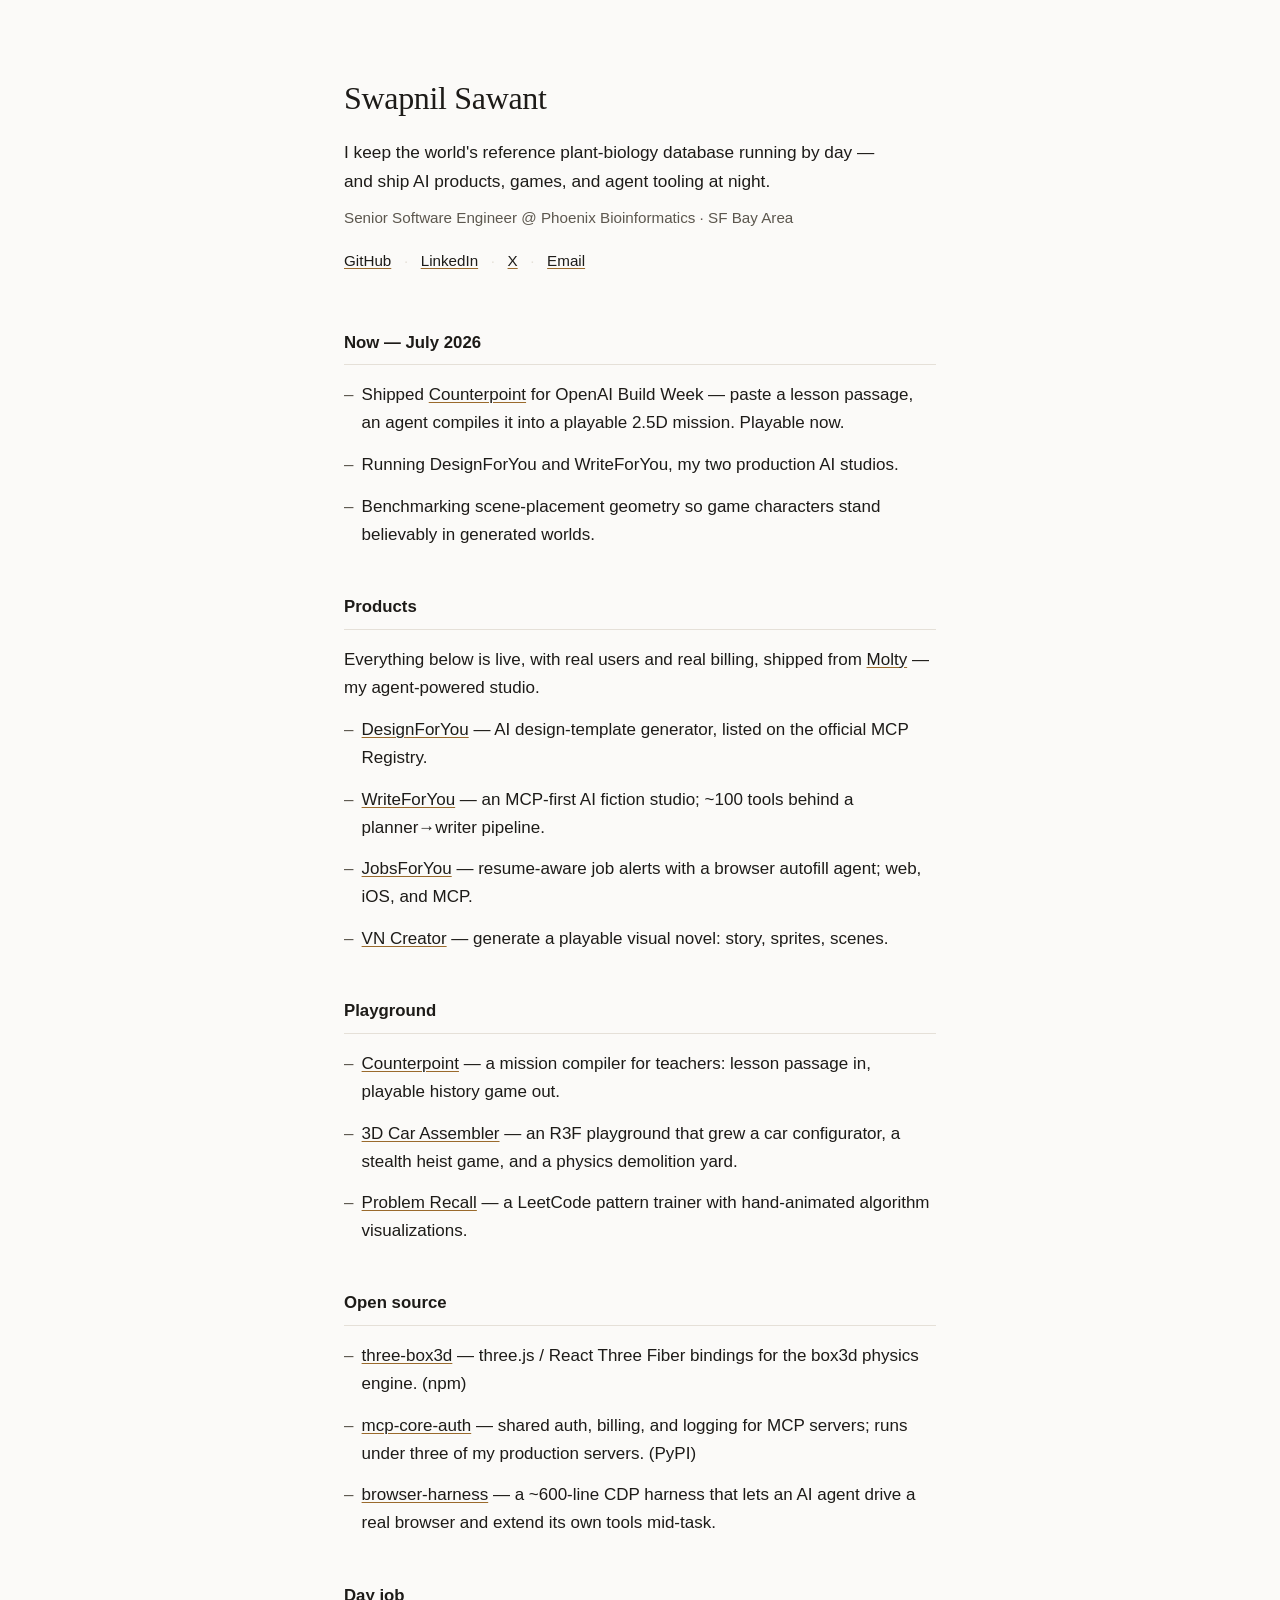
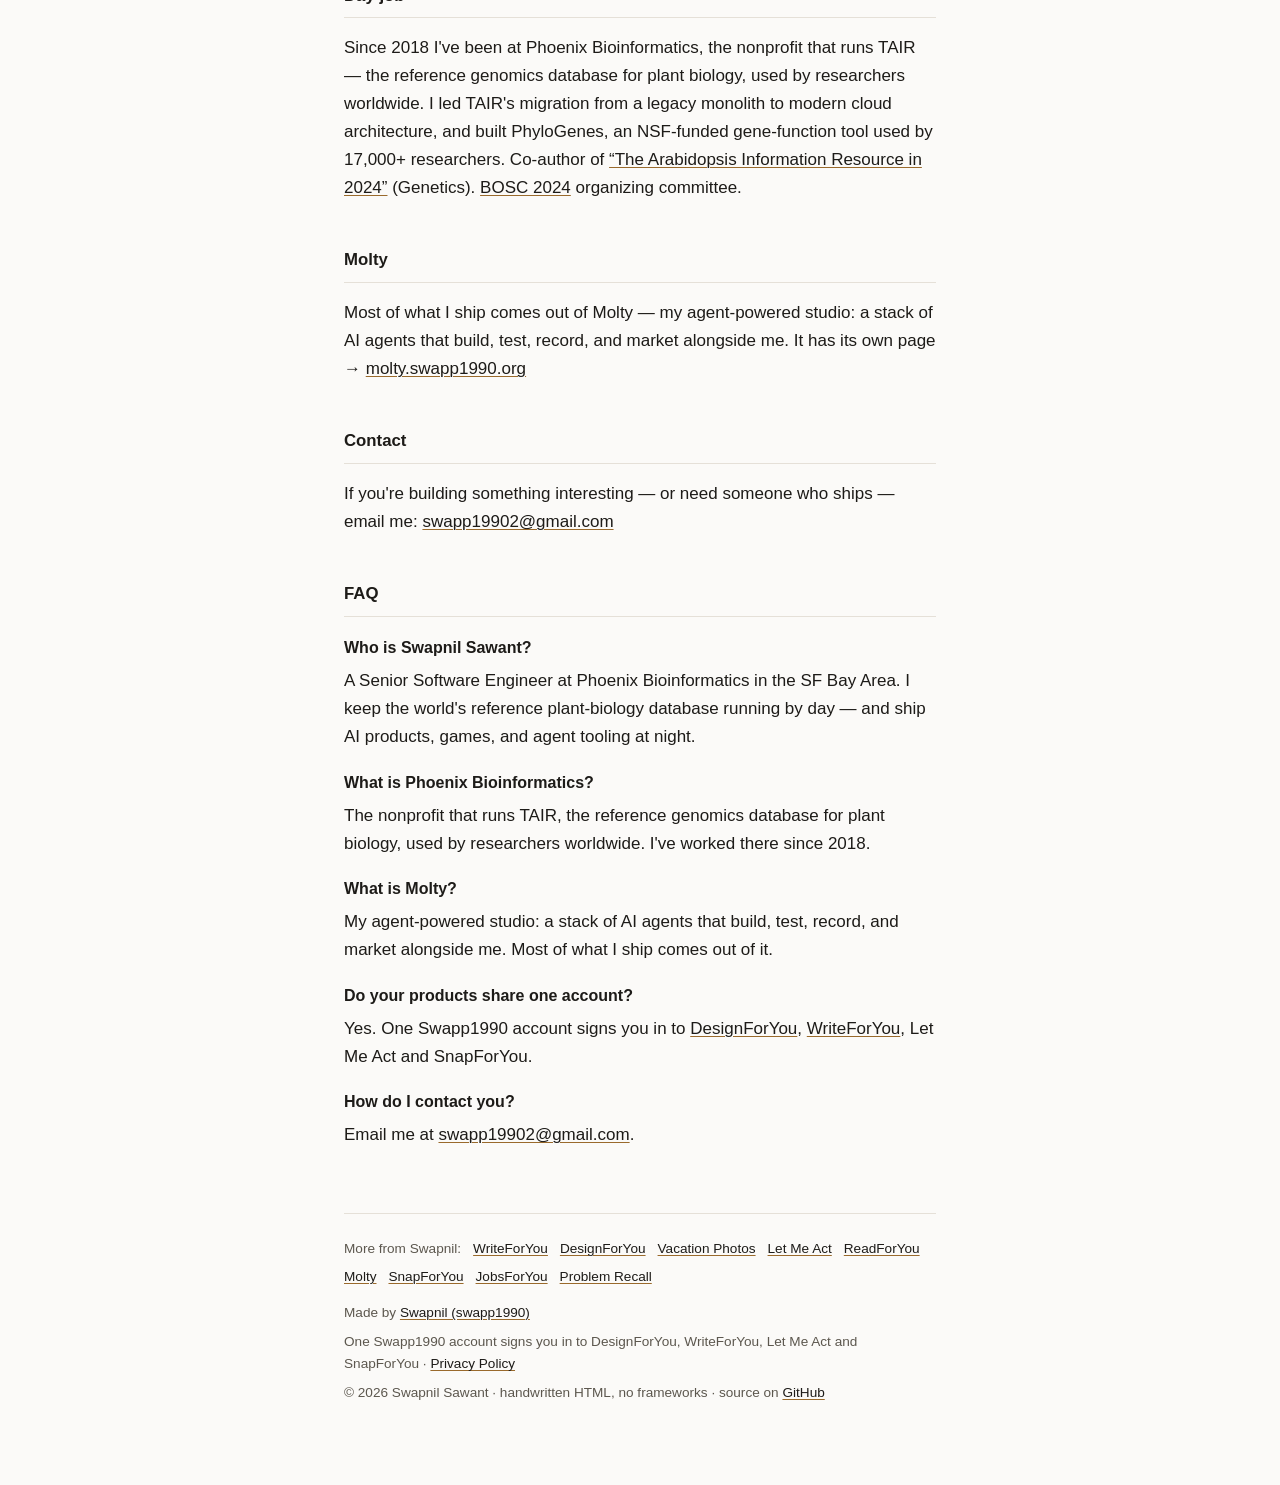
<file: index.html>
<!DOCTYPE html>
<html lang="en">
<head>
<meta charset="UTF-8">
<meta name="viewport" content="width=device-width, initial-scale=1">
<title>Swapnil Sawant</title>
<meta name="description" content="Swapnil Sawant — Senior Software Engineer at Phoenix Bioinformatics. Ships AI products, games, and agent tooling at night.">
<link rel="canonical" href="https://swapp1990.org/">
<link rel="icon" href="favicon.svg" type="image/svg+xml">
<link rel="stylesheet" href="style.css">
<script type="application/ld+json">
{"@context":"https://schema.org","@type":"Person","name":"Swapnil Sawant","alternateName":"swapp1990","url":"https://swapp1990.org/","jobTitle":"Senior Software Engineer","worksFor":{"@type":"Organization","name":"Phoenix Bioinformatics"},"homeLocation":{"@type":"Place","name":"SF Bay Area"},"sameAs":["https://github.com/swapp1990","https://linkedin.com/in/swapnil-sawant-b038b480","https://x.com/swapp19902"]}
</script>
<script type="application/ld+json">
{"@context":"https://schema.org","@type":"FAQPage","mainEntity":[{"@type":"Question","name":"Who is Swapnil Sawant?","acceptedAnswer":{"@type":"Answer","text":"A Senior Software Engineer at Phoenix Bioinformatics in the SF Bay Area. I keep the world's reference plant-biology database running by day — and ship AI products, games, and agent tooling at night."}},{"@type":"Question","name":"What is Phoenix Bioinformatics?","acceptedAnswer":{"@type":"Answer","text":"The nonprofit that runs TAIR, the reference genomics database for plant biology, used by researchers worldwide. I've worked there since 2018."}},{"@type":"Question","name":"What is Molty?","acceptedAnswer":{"@type":"Answer","text":"My agent-powered studio: a stack of AI agents that build, test, record, and market alongside me. Most of what I ship comes out of it."}},{"@type":"Question","name":"Do your products share one account?","acceptedAnswer":{"@type":"Answer","text":"Yes. One Swapp1990 account signs you in to DesignForYou, WriteForYou, Let Me Act and SnapForYou."}},{"@type":"Question","name":"How do I contact you?","acceptedAnswer":{"@type":"Answer","text":"Email me at swapp19902@gmail.com."}}]}
</script>
</head>
<body>
<div class="wrap">

<header>
  <h1>Swapnil Sawant</h1>
  <p class="tagline">I keep the world's reference plant-biology database running by day — and ship AI products, games, and agent tooling at night.</p>
  <p class="meta">Senior Software Engineer @ Phoenix Bioinformatics &middot; SF Bay Area</p>
  <nav class="links" aria-label="Profiles">
    <a href="https://github.com/swapp1990" target="_blank" rel="noopener">GitHub</a>
    <span class="sep">&middot;</span>
    <a href="https://linkedin.com/in/swapnil-sawant-b038b480" target="_blank" rel="noopener">LinkedIn</a>
    <span class="sep">&middot;</span>
    <a href="https://x.com/swapp19902" target="_blank" rel="noopener">X</a>
    <span class="sep">&middot;</span>
    <a href="mailto:swapp19902@gmail.com">Email</a>
  </nav>
</header>

<main>

<section id="now">
  <h2>Now — July 2026</h2>
  <ul>
    <li>Shipped <a href="https://cars.swapp1990.org/codex/" target="_blank" rel="noopener">Counterpoint</a> for OpenAI Build Week — paste a lesson passage, an agent compiles it into a playable 2.5D mission. Playable now.</li>
    <li>Running DesignForYou and WriteForYou, my two production AI studios.</li>
    <li>Benchmarking scene-placement geometry so game characters stand believably in generated worlds.</li>
  </ul>
</section>

<section id="products">
  <h2>Products</h2>
  <p>Everything below is live, with real users and real billing, shipped from <a href="https://molty.swapp1990.org" target="_blank" rel="noopener">Molty</a> — my agent-powered studio.</p>
  <ul>
    <li><a href="https://designforyou.swapp1990.org" target="_blank" rel="noopener">DesignForYou</a> — AI design-template generator, listed on the official MCP Registry.</li>
    <li><a href="https://writer.swapp1990.org" target="_blank" rel="noopener">WriteForYou</a> — an MCP-first AI fiction studio; ~100 tools behind a planner&rarr;writer pipeline.</li>
    <li><a href="https://jobalerts.swapp1990.org" target="_blank" rel="noopener">JobsForYou</a> — resume-aware job alerts with a browser autofill agent; web, iOS, and MCP.</li>
    <li><a href="https://vncreator.swapp1990.org" target="_blank" rel="noopener">VN Creator</a> — generate a playable visual novel: story, sprites, scenes.</li>
  </ul>
</section>

<section id="playground">
  <h2>Playground</h2>
  <ul>
    <li><a href="https://cars.swapp1990.org/codex/" target="_blank" rel="noopener">Counterpoint</a> — a mission compiler for teachers: lesson passage in, playable history game out.</li>
    <li><a href="https://cars.swapp1990.org" target="_blank" rel="noopener">3D Car Assembler</a> — an R3F playground that grew a car configurator, a stealth heist game, and a physics demolition yard.</li>
    <li><a href="https://leetcode.swapp1990.org" target="_blank" rel="noopener">Problem Recall</a> — a LeetCode pattern trainer with hand-animated algorithm visualizations.</li>
  </ul>
</section>

<section id="open-source">
  <h2>Open source</h2>
  <ul>
    <li><a href="https://www.npmjs.com/package/three-box3d" target="_blank" rel="noopener">three-box3d</a> — three.js / React Three Fiber bindings for the box3d physics engine. (npm)</li>
    <li><a href="https://pypi.org/project/mcp-core-auth/" target="_blank" rel="noopener">mcp-core-auth</a> — shared auth, billing, and logging for MCP servers; runs under three of my production servers. (PyPI)</li>
    <li><a href="https://github.com/swapp1990/browser-harness" target="_blank" rel="noopener">browser-harness</a> — a ~600-line CDP harness that lets an AI agent drive a real browser and extend its own tools mid-task.</li>
  </ul>
</section>

<section id="day-job">
  <h2>Day job</h2>
  <p>Since 2018 I've been at Phoenix Bioinformatics, the nonprofit that runs TAIR — the reference genomics database for plant biology, used by researchers worldwide. I led TAIR's migration from a legacy monolith to modern cloud architecture, and built PhyloGenes, an NSF-funded gene-function tool used by 17,000+ researchers. Co-author of <a href="https://pmc.ncbi.nlm.nih.gov/articles/PMC11075553/" target="_blank" rel="noopener">&ldquo;The Arabidopsis Information Resource in 2024&rdquo;</a> (Genetics). <a href="https://www.open-bio.org/events/bosc-2024/" target="_blank" rel="noopener">BOSC 2024</a> organizing committee.</p>
</section>

<section id="molty">
  <h2>Molty</h2>
  <p>Most of what I ship comes out of Molty — my agent-powered studio: a stack of AI agents that build, test, record, and market alongside me. It has its own page &rarr; <a href="https://molty.swapp1990.org" target="_blank" rel="noopener">molty.swapp1990.org</a></p>
</section>

<section id="contact">
  <h2>Contact</h2>
  <p>If you're building something interesting &mdash; or need someone who ships &mdash; email me: <a href="mailto:swapp19902@gmail.com">swapp19902@gmail.com</a></p>
</section>

<section id="faq">
  <h2>FAQ</h2>
  <h3>Who is Swapnil Sawant?</h3>
  <p>A Senior Software Engineer at Phoenix Bioinformatics in the SF Bay Area. I keep the world's reference plant-biology database running by day — and ship AI products, games, and agent tooling at night.</p>
  <h3>What is Phoenix Bioinformatics?</h3>
  <p>The nonprofit that runs TAIR, the reference genomics database for plant biology, used by researchers worldwide. I've worked there since 2018.</p>
  <h3>What is Molty?</h3>
  <p>My agent-powered studio: a stack of AI agents that build, test, record, and market alongside me. Most of what I ship comes out of it.</p>
  <h3>Do your products share one account?</h3>
  <p>Yes. One Swapp1990 account signs you in to <a href="https://designforyou.swapp1990.org" target="_blank" rel="noopener">DesignForYou</a>, <a href="https://writer.swapp1990.org" target="_blank" rel="noopener">WriteForYou</a>, Let Me Act and SnapForYou.</p>
  <h3>How do I contact you?</h3>
  <p>Email me at <a href="mailto:swapp19902@gmail.com">swapp19902@gmail.com</a>.</p>
</section>

</main>

<footer>
  <nav class="sister-sites" aria-label="More from Swapnil">
    <span>More from Swapnil:</span>
    <a href="https://writer.swapp1990.org/">WriteForYou</a>
    <a href="https://designforyou.swapp1990.org/">DesignForYou</a>
    <a href="https://vacationphotos.swapp1990.org/">Vacation Photos</a>
    <a href="https://actforyou.swapp1990.org/">Let Me Act</a>
    <a href="https://readforyou.swapp1990.org/">ReadForYou</a>
    <a href="https://molty.swapp1990.org/">Molty</a>
    <a href="https://snapforyou.swapp1990.org/">SnapForYou</a>
    <a href="https://jobalerts.swapp1990.org/">JobsForYou</a>
    <a href="https://leetcode.swapp1990.org/">Problem Recall</a>
  </nav>
  <p>Made by <a href="https://swapp1990.org/">Swapnil (swapp1990)</a></p>
  <p>One Swapp1990 account signs you in to DesignForYou, WriteForYou, Let Me Act and SnapForYou &middot; <a href="/privacy/">Privacy Policy</a></p>
  <p>&copy; 2026 Swapnil Sawant &middot; handwritten HTML, no frameworks &middot; source on <a href="https://github.com/swapp1990/swapp1990-site" target="_blank" rel="noopener">GitHub</a></p>
</footer>

</div>
<!--
  SwapAnalytics beacon (page_view + product_click).
  Twin copies live in:
    - moltbot-web/landing/index.html  (appId molty)
    - impressions-agency/mcp-server/article_render.py  (molty blog pages)
    - swapp1990-site/index.html  (this file, appId swapp1990)
  Endpoint: https://analytics.swapp1990.org/api/events
-->
<script>
(function () {
  var ENDPOINT = 'https://analytics.swapp1990.org/api/events';
  var APP_ID = 'swapp1990';
  var PROD_HOST = 'swapp1990.org';
  var DEVICE_KEY = 'swapanalytics_device_id';

  function uuid() {
    try {
      if (typeof crypto !== 'undefined' && typeof crypto.randomUUID === 'function') {
        return crypto.randomUUID();
      }
    } catch (e) {}
    return 'xxxxxxxx-xxxx-4xxx-yxxx-xxxxxxxxxxxx'.replace(/[xy]/g, function (c) {
      var r = (Math.random() * 16) | 0;
      var v = c === 'x' ? r : (r & 0x3) | 0x8;
      return v.toString(16);
    });
  }

  function getDeviceId() {
    try {
      var id = localStorage.getItem(DEVICE_KEY);
      if (!id) {
        id = uuid();
        localStorage.setItem(DEVICE_KEY, id);
      }
      return id;
    } catch (e) {
      return uuid();
    }
  }

  function environment() {
    try {
      // Preview/local/file:// report "development" so they never inflate the
      // production snapshot (agency daily task counts production only).
      return location.hostname === PROD_HOST ? 'production' : 'development';
    } catch (e) {
      return 'development';
    }
  }

  function utmMeta() {
    var out = {};
    try {
      var params = new URLSearchParams(location.search);
      ['utm_source', 'utm_medium', 'utm_campaign', 'utm_content'].forEach(function (k) {
        var v = params.get(k);
        if (v) out[k] = v;
      });
    } catch (e) {}
    return out;
  }

  function send(eventName, metadata) {
    try {
      var payload = {
        appId: APP_ID,
        eventName: eventName,
        environment: environment(),
        metadata: metadata || {},
        deviceId: getDeviceId()
      };
      var body = JSON.stringify(payload);
      if (typeof navigator !== 'undefined' && typeof navigator.sendBeacon === 'function') {
        var blob = new Blob([body], { type: 'application/json' });
        if (navigator.sendBeacon(ENDPOINT, blob)) return;
      }
      if (typeof fetch === 'function') {
        fetch(ENDPOINT, {
          method: 'POST',
          headers: { 'Content-Type': 'application/json' },
          body: body,
          keepalive: true
        }).catch(function () {});
      }
    } catch (e) {
      /* analytics must never break the page */
    }
  }

  try {
    var meta = {
      path: location.pathname,
      referrer: document.referrer || null
    };
    var utm = utmMeta();
    for (var k in utm) {
      if (Object.prototype.hasOwnProperty.call(utm, k)) meta[k] = utm[k];
    }
    send('page_view', meta);
  } catch (e) {}

  try {
    document.addEventListener('click', function (ev) {
      try {
        var el = ev.target;
        while (el && el.tagName !== 'A') el = el.parentElement;
        if (!el || !el.href) return;
        var url;
        try { url = new URL(el.href, location.href); } catch (err) { return; }
        if (!url.hostname || url.hostname === location.hostname) return;
        if (url.protocol !== 'http:' && url.protocol !== 'https:') return;
        var text = (el.textContent || '').replace(/\s+/g, ' ').trim().slice(0, 60);
        send('product_click', {
          target_host: url.hostname,
          target_url: url.href,
          from_path: location.pathname,
          text: text
        });
      } catch (err) {}
    }, true);
  } catch (e) {}
})();
</script>
</body>
</html>
</file>
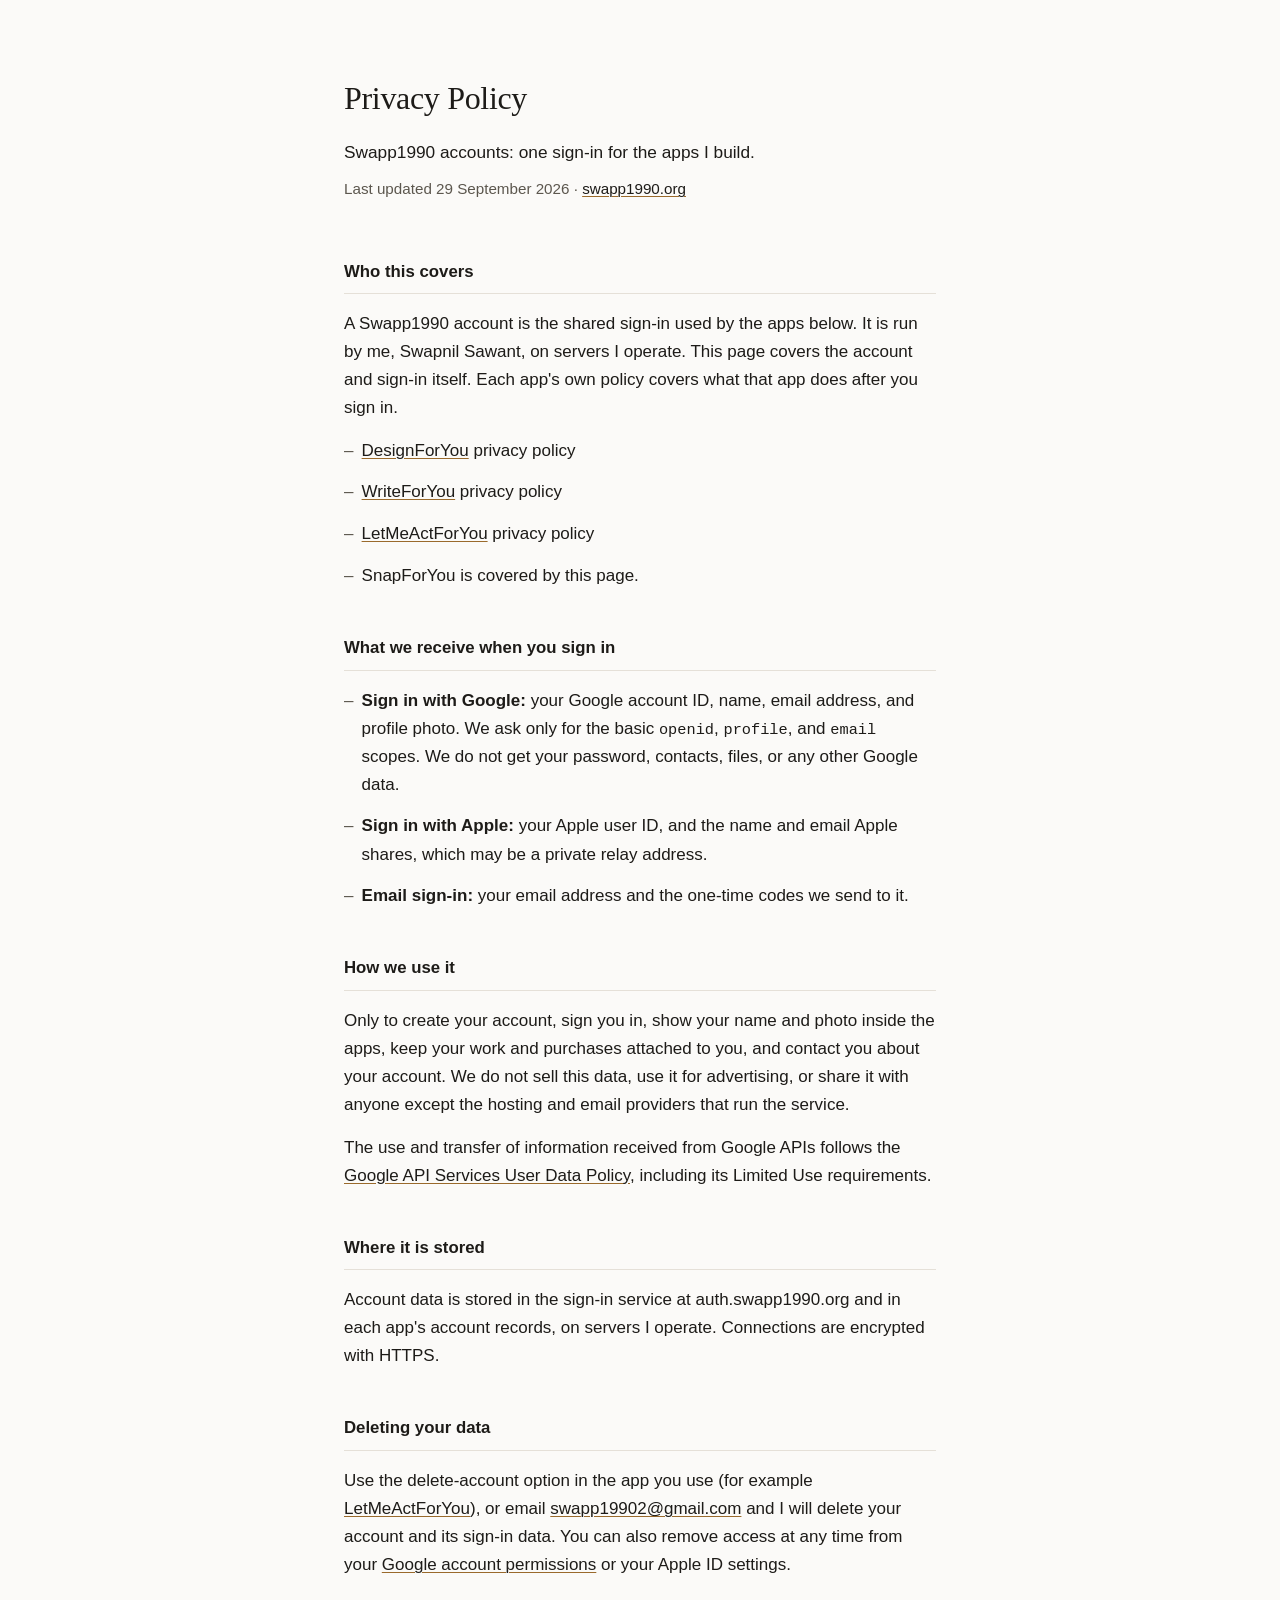
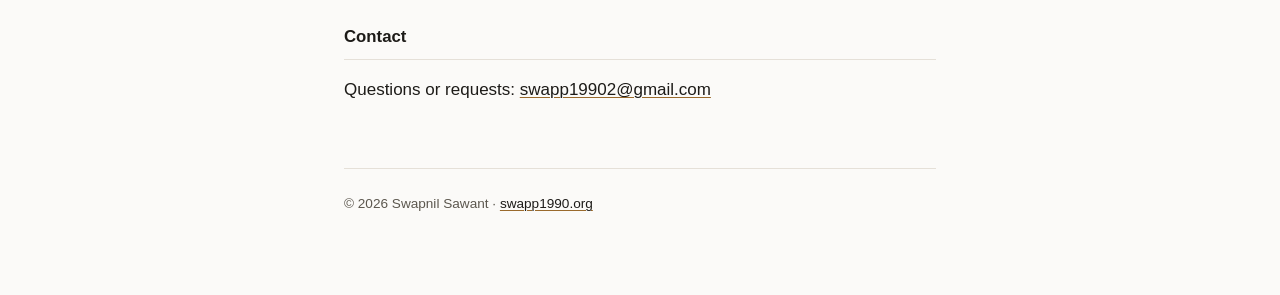
<file: privacy/index.html>
<!DOCTYPE html>
<html lang="en">
<head>
<meta charset="UTF-8">
<meta name="viewport" content="width=device-width, initial-scale=1">
<title>Privacy Policy — Swapp1990 accounts</title>
<meta name="description" content="How Swapp1990 accounts handle sign-in data from Google, Apple, and email for DesignForYou, WriteForYou, LetMeActForYou, and SnapForYou.">
<link rel="canonical" href="https://swapp1990.org/privacy/">
<link rel="icon" href="/favicon.svg" type="image/svg+xml">
<link rel="stylesheet" href="/style.css">
</head>
<body>
<div class="wrap">

<header>
  <h1>Privacy Policy</h1>
  <p class="tagline">Swapp1990 accounts: one sign-in for the apps I build.</p>
  <p class="meta">Last updated 29 September 2026 &middot; <a href="/">swapp1990.org</a></p>
</header>

<main>

<section id="who">
  <h2>Who this covers</h2>
  <p>
    A Swapp1990 account is the shared sign-in used by the apps below. It is run by me,
    Swapnil Sawant, on servers I operate. This page covers the account and sign-in itself.
    Each app's own policy covers what that app does after you sign in.
  </p>
  <ul>
    <li><a href="https://designforyou.swapp1990.org/privacy">DesignForYou</a> privacy policy</li>
    <li><a href="https://writer.swapp1990.org/privacy">WriteForYou</a> privacy policy</li>
    <li><a href="https://actforyou.swapp1990.org/privacy">LetMeActForYou</a> privacy policy</li>
    <li>SnapForYou is covered by this page.</li>
  </ul>
</section>

<section id="collect">
  <h2>What we receive when you sign in</h2>
  <ul>
    <li><strong>Sign in with Google:</strong> your Google account ID, name, email address, and profile photo. We ask only for the basic <code>openid</code>, <code>profile</code>, and <code>email</code> scopes. We do not get your password, contacts, files, or any other Google data.</li>
    <li><strong>Sign in with Apple:</strong> your Apple user ID, and the name and email Apple shares, which may be a private relay address.</li>
    <li><strong>Email sign-in:</strong> your email address and the one-time codes we send to it.</li>
  </ul>
</section>

<section id="use">
  <h2>How we use it</h2>
  <p>
    Only to create your account, sign you in, show your name and photo inside the apps,
    keep your work and purchases attached to you, and contact you about your account.
    We do not sell this data, use it for advertising, or share it with anyone except the
    hosting and email providers that run the service.
  </p>
  <p>
    The use and transfer of information received from Google APIs follows the
    <a href="https://developers.google.com/terms/api-services-user-data-policy" target="_blank" rel="noopener">Google API Services User Data Policy</a>,
    including its Limited Use requirements.
  </p>
</section>

<section id="storage">
  <h2>Where it is stored</h2>
  <p>
    Account data is stored in the sign-in service at auth.swapp1990.org and in each app's
    account records, on servers I operate. Connections are encrypted with HTTPS.
  </p>
</section>

<section id="delete">
  <h2>Deleting your data</h2>
  <p>
    Use the delete-account option in the app you use (for example
    <a href="https://actforyou.swapp1990.org/delete-account">LetMeActForYou</a>), or email
    <a href="mailto:swapp19902@gmail.com">swapp19902@gmail.com</a> and I will delete your
    account and its sign-in data. You can also remove access at any time from your
    <a href="https://myaccount.google.com/permissions" target="_blank" rel="noopener">Google account permissions</a>
    or your Apple ID settings.
  </p>
</section>

<section id="contact">
  <h2>Contact</h2>
  <p>Questions or requests: <a href="mailto:swapp19902@gmail.com">swapp19902@gmail.com</a></p>
</section>

</main>

<footer>
  <p>&copy; 2026 Swapnil Sawant &middot; <a href="/">swapp1990.org</a></p>
</footer>

</div>
</body>
</html>
</file>
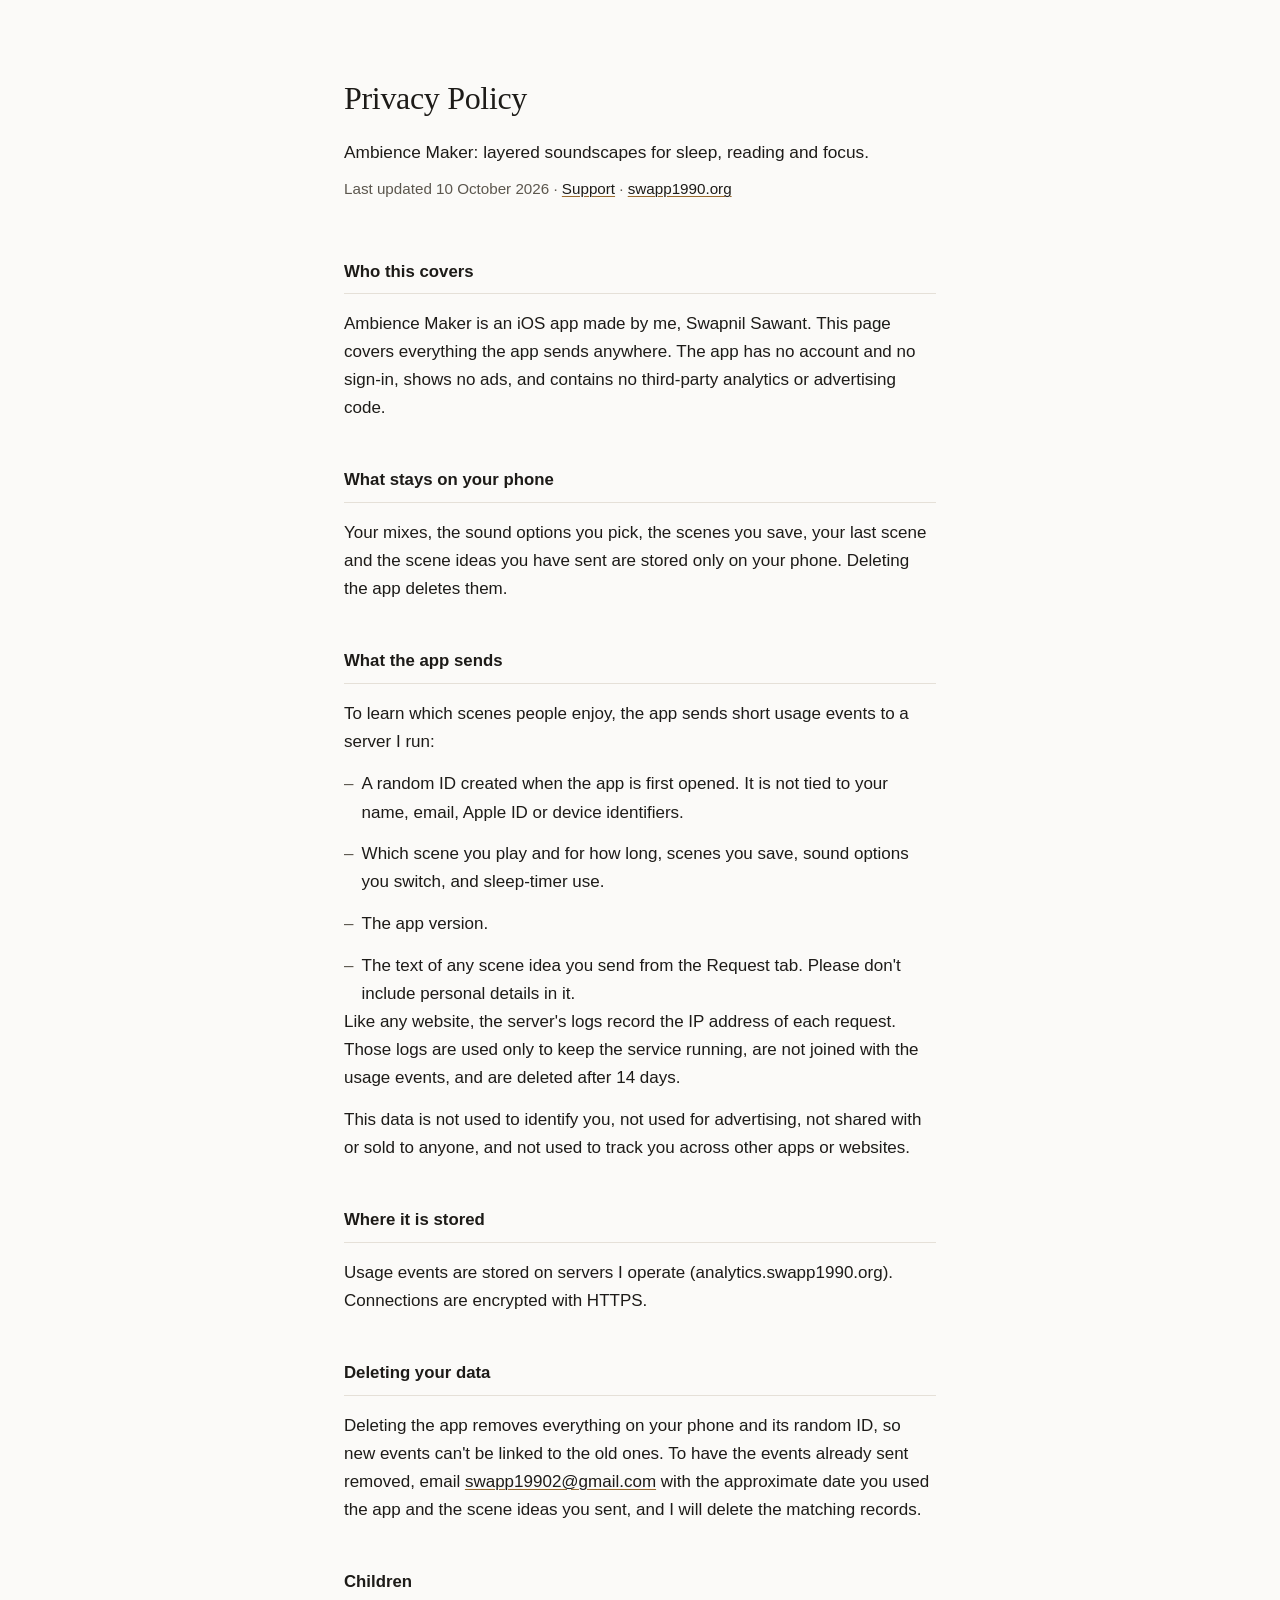
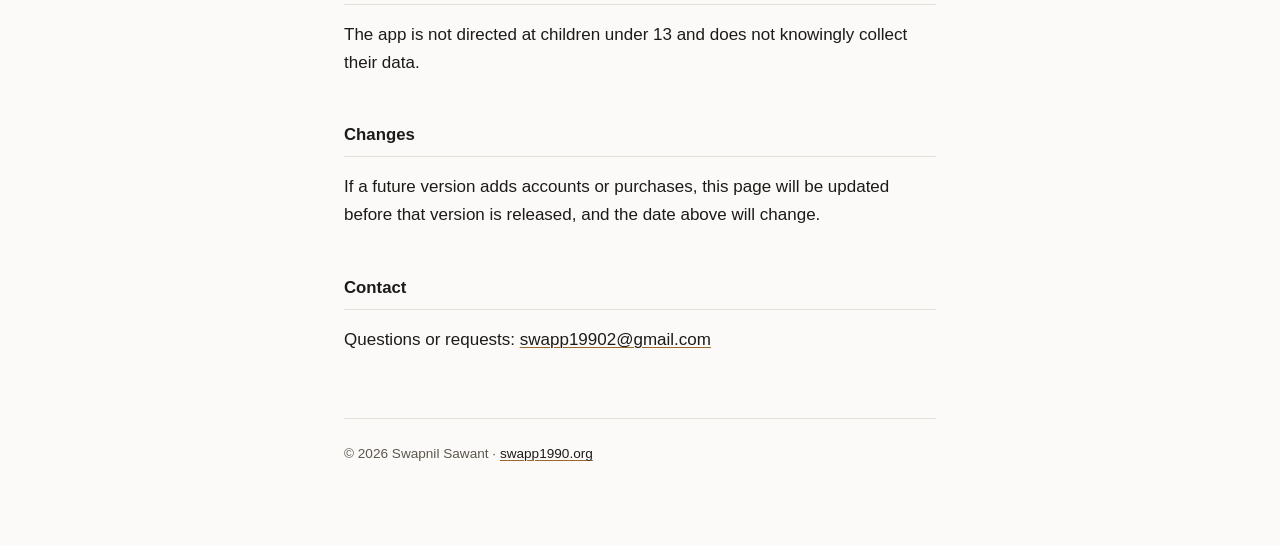
<file: ambience-maker/privacy/index.html>
<!DOCTYPE html>
<html lang="en">
<head>
<meta charset="UTF-8">
<meta name="viewport" content="width=device-width, initial-scale=1">
<title>Privacy Policy — Ambience Maker</title>
<meta name="description" content="What the Ambience Maker iOS app collects: anonymous usage events and the scene ideas you send. No account, no ads, no tracking.">
<link rel="canonical" href="https://swapp1990.org/ambience-maker/privacy/">
<link rel="icon" href="/favicon.svg" type="image/svg+xml">
<link rel="stylesheet" href="/style.css">
</head>
<body>
<div class="wrap">

<header>
  <h1>Privacy Policy</h1>
  <p class="tagline">Ambience Maker: layered soundscapes for sleep, reading and focus.</p>
  <p class="meta">Last updated 10 October 2026 &middot; <a href="/ambience-maker/support/">Support</a> &middot; <a href="/">swapp1990.org</a></p>
</header>

<main>

<section id="who">
  <h2>Who this covers</h2>
  <p>
    Ambience Maker is an iOS app made by me, Swapnil Sawant. This page covers everything the
    app sends anywhere. The app has no account and no sign-in, shows no ads, and contains no
    third-party analytics or advertising code.
  </p>
</section>

<section id="device">
  <h2>What stays on your phone</h2>
  <p>
    Your mixes, the sound options you pick, the scenes you save, your last scene and the
    scene ideas you have sent are stored only on your phone. Deleting the app deletes them.
  </p>
</section>

<section id="collect">
  <h2>What the app sends</h2>
  <p>To learn which scenes people enjoy, the app sends short usage events to a server I run:</p>
  <ul>
    <li>A random ID created when the app is first opened. It is not tied to your name, email, Apple ID or device identifiers.</li>
    <li>Which scene you play and for how long, scenes you save, sound options you switch, and sleep-timer use.</li>
    <li>The app version.</li>
    <li>The text of any scene idea you send from the Request tab. Please don't include personal details in it.</li>
  </ul>
  <p>
    Like any website, the server's logs record the IP address of each request. Those logs are
    used only to keep the service running, are not joined with the usage events, and are
    deleted after 14 days.
  </p>
  <p>
    This data is not used to identify you, not used for advertising, not shared with or sold to
    anyone, and not used to track you across other apps or websites.
  </p>
</section>

<section id="storage">
  <h2>Where it is stored</h2>
  <p>
    Usage events are stored on servers I operate (analytics.swapp1990.org). Connections are
    encrypted with HTTPS.
  </p>
</section>

<section id="delete">
  <h2>Deleting your data</h2>
  <p>
    Deleting the app removes everything on your phone and its random ID, so new events can't be
    linked to the old ones. To have the events already sent removed, email
    <a href="mailto:swapp19902@gmail.com">swapp19902@gmail.com</a> with the approximate date you
    used the app and the scene ideas you sent, and I will delete the matching records.
  </p>
</section>

<section id="children">
  <h2>Children</h2>
  <p>The app is not directed at children under 13 and does not knowingly collect their data.</p>
</section>

<section id="changes">
  <h2>Changes</h2>
  <p>
    If a future version adds accounts or purchases, this page will be updated before that
    version is released, and the date above will change.
  </p>
</section>

<section id="contact">
  <h2>Contact</h2>
  <p>Questions or requests: <a href="mailto:swapp19902@gmail.com">swapp19902@gmail.com</a></p>
</section>

</main>

<footer>
  <p>&copy; 2026 Swapnil Sawant &middot; <a href="/">swapp1990.org</a></p>
</footer>

</div>
</body>
</html>
</file>
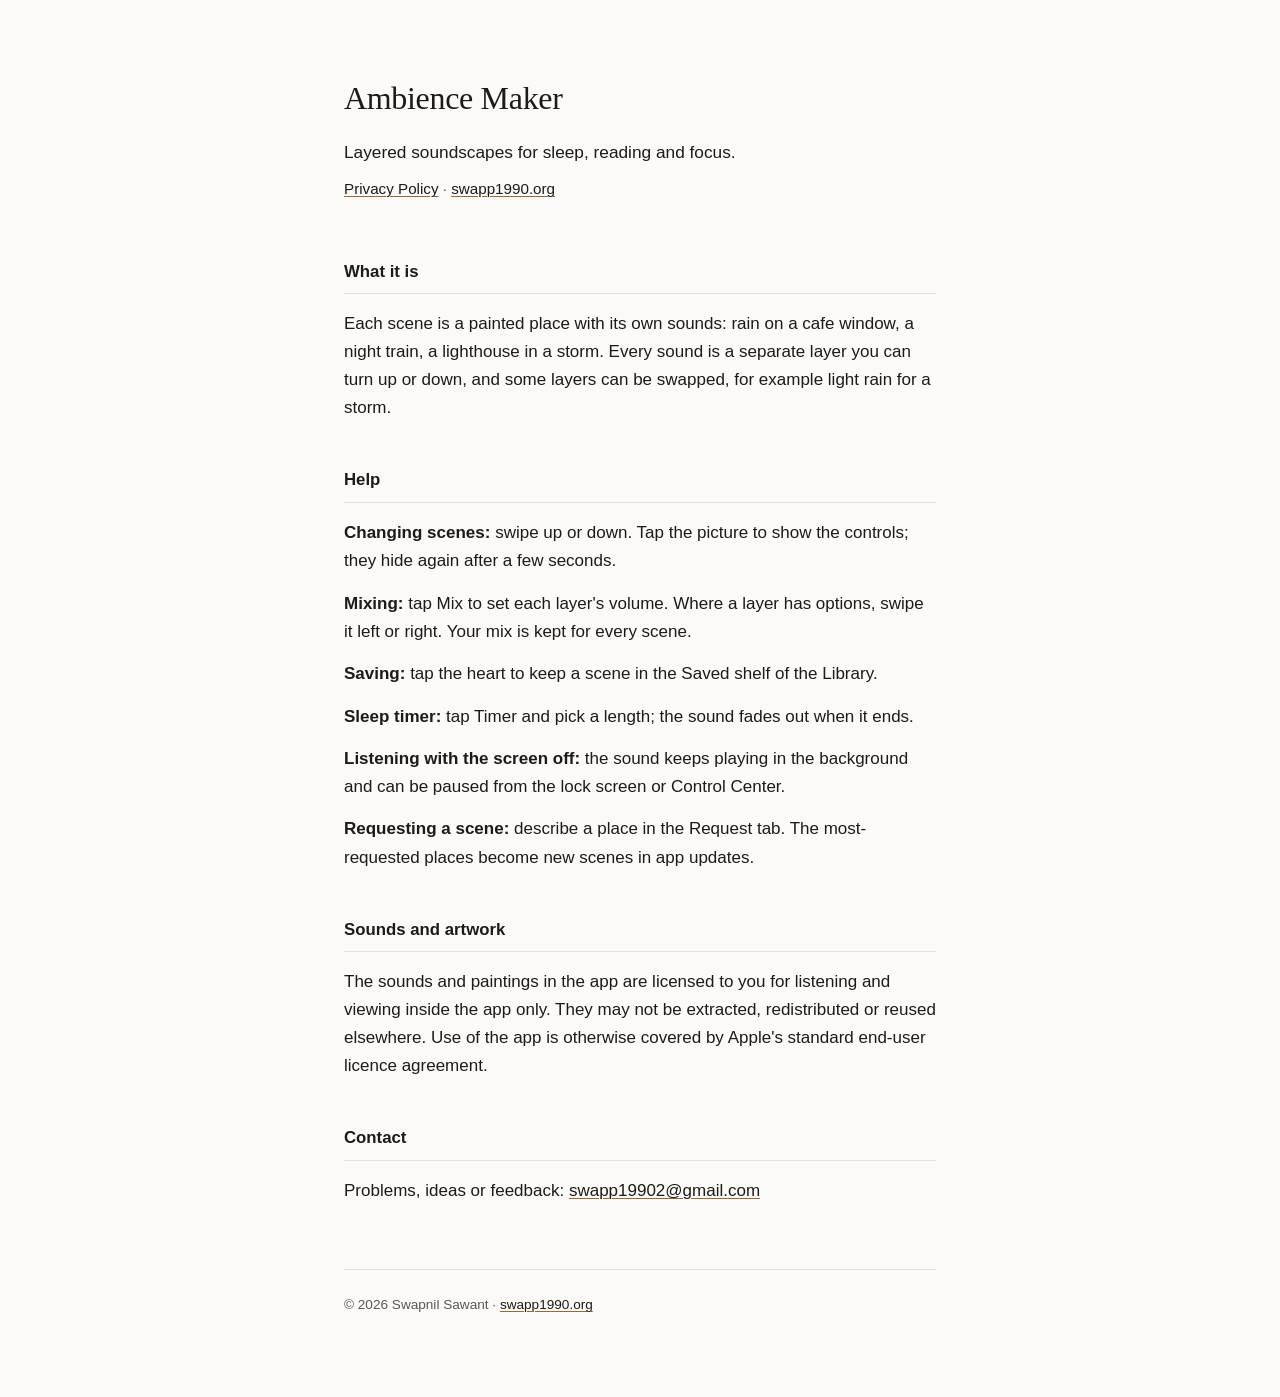
<file: ambience-maker/support/index.html>
<!DOCTYPE html>
<html lang="en">
<head>
<meta charset="UTF-8">
<meta name="viewport" content="width=device-width, initial-scale=1">
<title>Support — Ambience Maker</title>
<meta name="description" content="Help for Ambience Maker, the iOS app of layered soundscapes for sleep, reading and focus.">
<link rel="canonical" href="https://swapp1990.org/ambience-maker/support/">
<link rel="icon" href="/favicon.svg" type="image/svg+xml">
<link rel="stylesheet" href="/style.css">
</head>
<body>
<div class="wrap">

<header>
  <h1>Ambience Maker</h1>
  <p class="tagline">Layered soundscapes for sleep, reading and focus.</p>
  <p class="meta"><a href="/ambience-maker/privacy/">Privacy Policy</a> &middot; <a href="/">swapp1990.org</a></p>
</header>

<main>

<section id="about">
  <h2>What it is</h2>
  <p>
    Each scene is a painted place with its own sounds: rain on a cafe window, a night train,
    a lighthouse in a storm. Every sound is a separate layer you can turn up or down, and some
    layers can be swapped, for example light rain for a storm.
  </p>
</section>

<section id="help">
  <h2>Help</h2>
  <p><strong>Changing scenes:</strong> swipe up or down. Tap the picture to show the controls; they hide again after a few seconds.</p>
  <p><strong>Mixing:</strong> tap Mix to set each layer's volume. Where a layer has options, swipe it left or right. Your mix is kept for every scene.</p>
  <p><strong>Saving:</strong> tap the heart to keep a scene in the Saved shelf of the Library.</p>
  <p><strong>Sleep timer:</strong> tap Timer and pick a length; the sound fades out when it ends.</p>
  <p><strong>Listening with the screen off:</strong> the sound keeps playing in the background and can be paused from the lock screen or Control Center.</p>
  <p><strong>Requesting a scene:</strong> describe a place in the Request tab. The most-requested places become new scenes in app updates.</p>
</section>

<section id="terms">
  <h2>Sounds and artwork</h2>
  <p>
    The sounds and paintings in the app are licensed to you for listening and viewing inside
    the app only. They may not be extracted, redistributed or reused elsewhere. Use of the app
    is otherwise covered by Apple's standard end-user licence agreement.
  </p>
</section>

<section id="contact">
  <h2>Contact</h2>
  <p>Problems, ideas or feedback: <a href="mailto:swapp19902@gmail.com">swapp19902@gmail.com</a></p>
</section>

</main>

<footer>
  <p>&copy; 2026 Swapnil Sawant &middot; <a href="/">swapp1990.org</a></p>
</footer>

</div>
</body>
</html>
</file>
<file: style.css>
:root {
  --bg: #fbfaf8;
  --fg: #1d1b18;
  --fg-muted: #5c574e;
  --accent: #9a6a2c;
  --border: #e5e0d8;
  --serif: "Iowan Old Style", "Palatino Linotype", Palatino, Georgia, "Times New Roman", serif;
  --sans: -apple-system, BlinkMacSystemFont, "Segoe UI", Roboto, Helvetica, Arial, sans-serif;
}

@media (prefers-color-scheme: dark) {
  :root {
    --bg: #16140f;
    --fg: #e9e4da;
    --fg-muted: #a49b8c;
    --accent: #d9a55d;
    --border: #322d24;
  }
}

* {
  box-sizing: border-box;
}

html {
  color-scheme: light dark;
}

body {
  margin: 0;
  background: var(--bg);
  color: var(--fg);
  font-family: var(--sans);
  font-size: 17px;
  line-height: 1.65;
  -webkit-font-smoothing: antialiased;
  text-rendering: optimizeLegibility;
}

.wrap {
  max-width: 40rem;
  margin: 0 auto;
  padding: 4.5rem 1.5rem 5rem;
}

header {
  margin-bottom: 3.5rem;
}

h1 {
  font-family: var(--serif);
  font-weight: 500;
  font-size: 2rem;
  letter-spacing: -0.01em;
  margin: 0 0 0.85rem;
}

.tagline {
  font-size: 1.08rem;
  color: var(--fg);
  margin: 0 0 0.6rem;
  max-width: 34rem;
}

.meta {
  color: var(--fg-muted);
  font-size: 0.95rem;
  margin: 0 0 1.1rem;
}

nav.links {
  font-size: 0.95rem;
}

nav.links .sep {
  color: var(--border);
  margin: 0 0.55em;
}

h2 {
  font-size: 1.05rem;
  font-weight: 600;
  margin: 0 0 1rem;
  padding-bottom: 0.5rem;
  border-bottom: 1px solid var(--border);
}

section {
  margin-bottom: 2.75rem;
}

section p {
  margin: 0 0 0.9rem;
}

section p:last-child {
  margin-bottom: 0;
}

ul {
  margin: 0;
  padding: 0;
  list-style: none;
}

li {
  margin-bottom: 0.85rem;
  padding-left: 1.1rem;
  position: relative;
}

li::before {
  content: "\2013";
  position: absolute;
  left: 0;
  color: var(--fg-muted);
}

li:last-child {
  margin-bottom: 0;
}

a {
  color: var(--fg);
  text-decoration: underline;
  text-decoration-color: var(--accent);
  text-decoration-thickness: 1px;
  text-underline-offset: 2px;
}

a:hover,
a:focus {
  color: var(--accent);
}

a.placeholder {
  color: var(--fg-muted);
  text-decoration: underline dashed var(--fg-muted);
  text-underline-offset: 2px;
  cursor: help;
}

a.placeholder:hover {
  color: var(--accent);
  text-decoration-color: var(--accent);
}

footer {
  margin-top: 4rem;
  padding-top: 1.5rem;
  border-top: 1px solid var(--border);
  color: var(--fg-muted);
  font-size: 0.85rem;
}

footer p {
  margin: 0;
}

footer p + p {
  margin-top: 0.4rem;
}

code {
  font-size: 0.9em;
}

@media (max-width: 480px) {
  .wrap {
    padding: 3rem 1.25rem 3.5rem;
  }
  h1 {
    font-size: 1.7rem;
  }
  body {
    font-size: 16px;
  }
}

#faq h3 {
  font-size: 1rem;
  font-weight: 600;
  margin: 1.15rem 0 0.35rem;
}

.sister-sites {
  display: flex;
  flex-wrap: wrap;
  align-items: baseline;
  gap: 0.35rem 0.75rem;
  margin: 0 0 0.85rem;
  color: var(--fg-muted);
}
</file>
